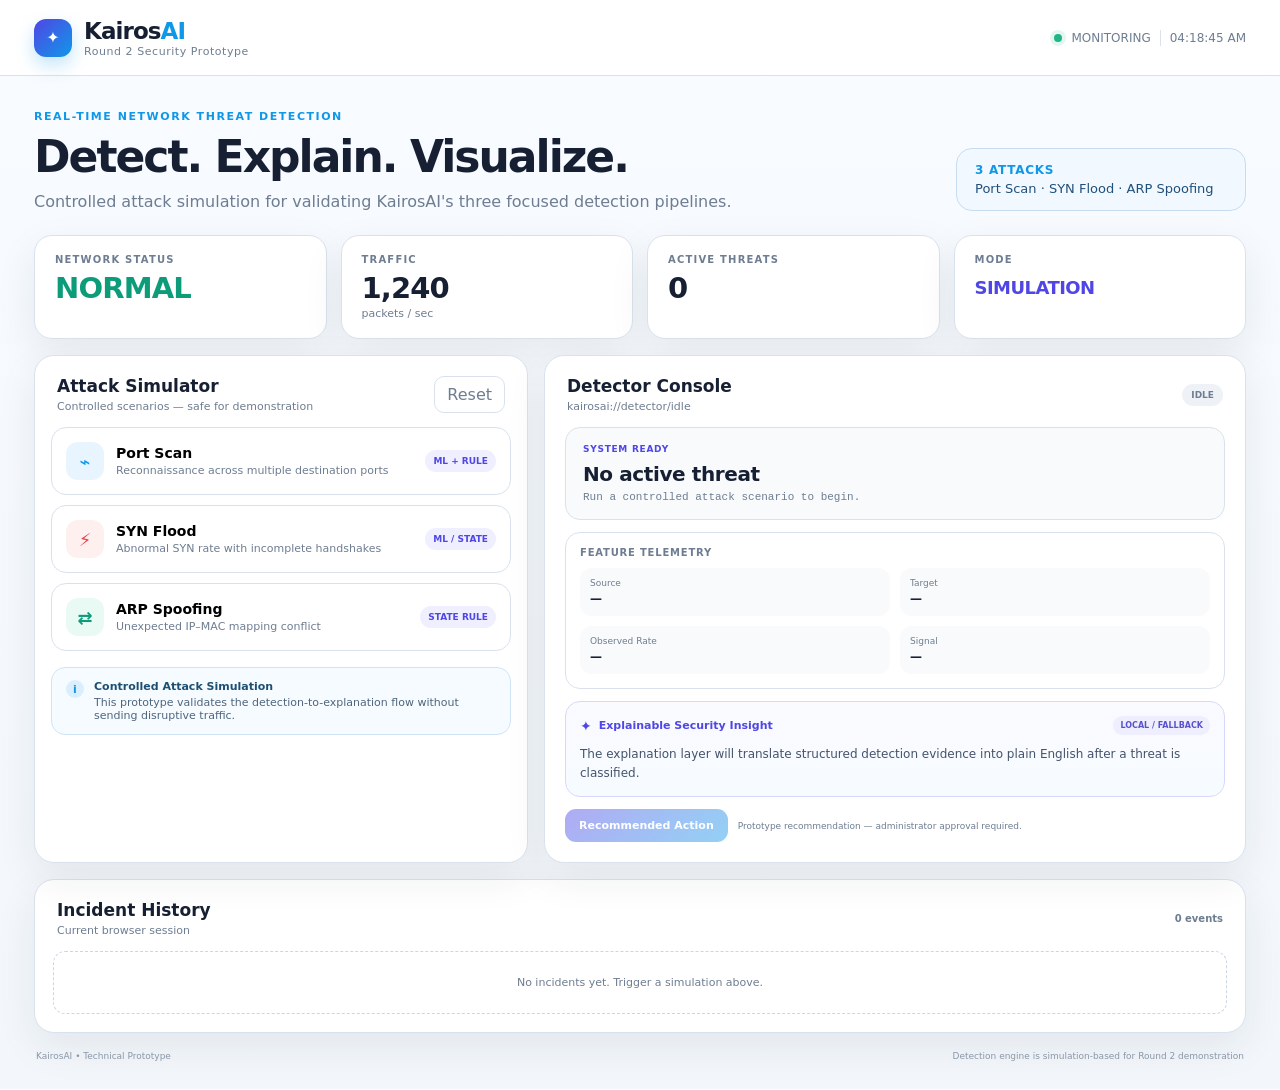
<file: kairos-ai:demo/index.html>
<!doctype html>
<html lang="en">
<head>
  <meta charset="utf-8">
  <meta name="viewport" content="width=device-width, initial-scale=1">
  <title>KairosAI — Round 2 Prototype</title>
  <link rel="stylesheet" href="styles.css">
</head>
<body>
  <div class="app-shell">
    <header class="topbar">
      <div class="brand">
        <div class="brand-mark">✦</div>
        <div>
          <div class="brand-name">Kairos<span>AI</span></div>
          <div class="brand-sub">Round 2 Security Prototype</div>
        </div>
      </div>
      <div class="top-status">
        <span class="live-dot"></span>
        <span id="monitorText">MONITORING</span>
        <span class="divider"></span>
        <span id="clock"></span>
      </div>
    </header>

    <main class="content">
      <section class="hero">
        <div>
          <div class="eyebrow">REAL-TIME NETWORK THREAT DETECTION</div>
          <h1>Detect. Explain. Visualize.</h1>
          <p>Controlled attack simulation for validating KairosAI's three focused detection pipelines.</p>
        </div>
        <div class="scope-pill">
          <strong>3 ATTACKS</strong>
          <span>Port Scan · SYN Flood · ARP Spoofing</span>
        </div>
      </section>

      <section class="stats-grid">
        <div class="stat-card">
          <div class="stat-label">NETWORK STATUS</div>
          <div class="stat-value good" id="networkStatus">NORMAL</div>
        </div>
        <div class="stat-card">
          <div class="stat-label">TRAFFIC</div>
          <div class="stat-value" id="trafficStat">1,240</div>
          <div class="stat-note">packets / sec</div>
        </div>
        <div class="stat-card">
          <div class="stat-label">ACTIVE THREATS</div>
          <div class="stat-value" id="threatCount">0</div>
        </div>
        <div class="stat-card">
          <div class="stat-label">MODE</div>
          <div class="stat-value accent">SIMULATION</div>
        </div>
      </section>

      <section class="grid-main">
        <div class="panel">
          <div class="panel-header">
            <div>
              <div class="panel-title">Attack Simulator</div>
              <div class="panel-sub">Controlled scenarios — safe for demonstration</div>
            </div>
            <button class="reset-btn" id="resetBtn">Reset</button>
          </div>

          <div class="attack-list">
            <button class="attack-btn" data-attack="portscan">
              <div class="attack-icon blue">⌁</div>
              <div class="attack-copy">
                <div class="attack-name">Port Scan</div>
                <div class="attack-desc">Reconnaissance across multiple destination ports</div>
              </div>
              <div class="attack-method">ML + RULE</div>
            </button>

            <button class="attack-btn" data-attack="synflood">
              <div class="attack-icon red">⚡</div>
              <div class="attack-copy">
                <div class="attack-name">SYN Flood</div>
                <div class="attack-desc">Abnormal SYN rate with incomplete handshakes</div>
              </div>
              <div class="attack-method">ML / STATE</div>
            </button>

            <button class="attack-btn" data-attack="arpspoof">
              <div class="attack-icon green">⇄</div>
              <div class="attack-copy">
                <div class="attack-name">ARP Spoofing</div>
                <div class="attack-desc">Unexpected IP–MAC mapping conflict</div>
              </div>
              <div class="attack-method">STATE RULE</div>
            </button>
          </div>

          <div class="demo-note">
            <span class="info-icon">i</span>
            <div>
              <strong>Controlled Attack Simulation</strong>
              <span>This prototype validates the detection-to-explanation flow without sending disruptive traffic.</span>
            </div>
          </div>
        </div>

        <div class="panel detector-panel">
          <div class="panel-header">
            <div>
              <div class="panel-title">Detector Console</div>
              <div class="panel-sub" id="consolePath">kairosai://detector/idle</div>
            </div>
            <div class="console-chip" id="severityChip">IDLE</div>
          </div>

          <div class="alert-card idle" id="alertCard">
            <div class="alert-top">
              <span class="alert-kicker" id="alertKicker">SYSTEM READY</span>
              <span id="alertTime"></span>
            </div>
            <div class="alert-title" id="alertTitle">No active threat</div>
            <div class="alert-source" id="alertSource">Run a controlled attack scenario to begin.</div>
          </div>

          <div class="evidence-box">
            <div class="box-title">Feature Telemetry</div>
            <div class="telemetry-grid" id="telemetry">
              <div class="telemetry-item"><span>Source</span><strong>—</strong></div>
              <div class="telemetry-item"><span>Target</span><strong>—</strong></div>
              <div class="telemetry-item"><span>Observed Rate</span><strong>—</strong></div>
              <div class="telemetry-item"><span>Signal</span><strong>—</strong></div>
            </div>
          </div>

          <div class="xai-box">
            <div class="xai-header">
              <span class="sparkle">✦</span>
              <span>Explainable Security Insight</span>
              <span class="local-tag">LOCAL / FALLBACK</span>
            </div>
            <div class="xai-text" id="xaiText">
              The explanation layer will translate structured detection evidence into plain English after a threat is classified.
            </div>
          </div>

          <div class="action-row">
            <button class="action-primary" id="actionBtn" disabled>Recommended Action</button>
            <span class="action-disclaimer">Prototype recommendation — administrator approval required.</span>
          </div>
        </div>
      </section>

      <section class="history panel">
        <div class="panel-header">
          <div>
            <div class="panel-title">Incident History</div>
            <div class="panel-sub">Current browser session</div>
          </div>
          <div class="history-count" id="historyCount">0 events</div>
        </div>
        <div id="historyList" class="history-list">
          <div class="empty-history">No incidents yet. Trigger a simulation above.</div>
        </div>
      </section>

      <footer>
        <span>KairosAI • Technical Prototype</span>
        <span>Detection engine is simulation-based for Round 2 demonstration</span>
      </footer>
    </main>
  </div>

  <script src="script.js"></script>
</body>
</html>
</file>
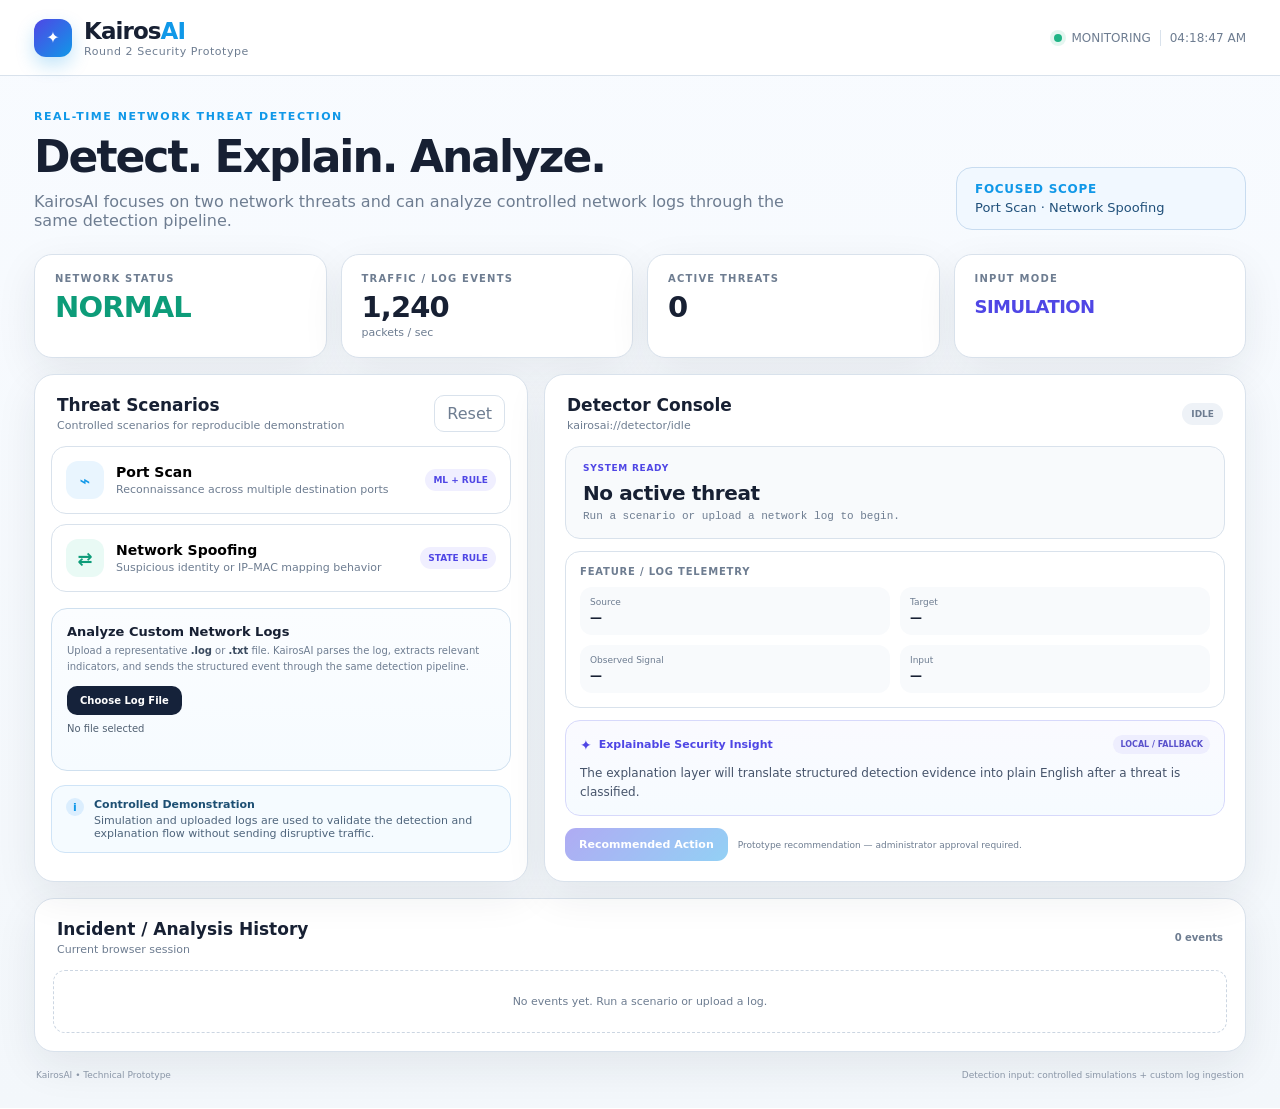
<file: kairos-ai:demo/KairosAI_Demo_v2/index.html>
<!doctype html>
<html lang="en">
<head>
  <meta charset="utf-8">
  <meta name="viewport" content="width=device-width, initial-scale=1">
  <title>KairosAI — Round 2 Prototype</title>
  <link rel="stylesheet" href="styles.css">
</head>
<body>
  <div class="app-shell">
    <header class="topbar">
      <div class="brand">
        <div class="brand-mark">✦</div>
        <div>
          <div class="brand-name">Kairos<span>AI</span></div>
          <div class="brand-sub">Round 2 Security Prototype</div>
        </div>
      </div>
      <div class="top-status">
        <span class="live-dot"></span>
        <span>MONITORING</span>
        <span class="divider"></span>
        <span id="clock"></span>
      </div>
    </header>

    <main class="content">
      <section class="hero">
        <div>
          <div class="eyebrow">REAL-TIME NETWORK THREAT DETECTION</div>
          <h1>Detect. Explain. Analyze.</h1>
          <p>KairosAI focuses on two network threats and can analyze controlled network logs through the same detection pipeline.</p>
        </div>
        <div class="scope-pill">
          <strong>FOCUSED SCOPE</strong>
          <span>Port Scan · Network Spoofing</span>
        </div>
      </section>

      <section class="stats-grid">
        <div class="stat-card">
          <div class="stat-label">NETWORK STATUS</div>
          <div class="stat-value good" id="networkStatus">NORMAL</div>
        </div>
        <div class="stat-card">
          <div class="stat-label">TRAFFIC / LOG EVENTS</div>
          <div class="stat-value" id="trafficStat">1,240</div>
          <div class="stat-note" id="trafficNote">packets / sec</div>
        </div>
        <div class="stat-card">
          <div class="stat-label">ACTIVE THREATS</div>
          <div class="stat-value" id="threatCount">0</div>
        </div>
        <div class="stat-card">
          <div class="stat-label">INPUT MODE</div>
          <div class="stat-value accent" id="modeStat">SIMULATION</div>
        </div>
      </section>

      <section class="grid-main">
        <div class="panel">
          <div class="panel-header">
            <div>
              <div class="panel-title">Threat Scenarios</div>
              <div class="panel-sub">Controlled scenarios for reproducible demonstration</div>
            </div>
            <button class="reset-btn" id="resetBtn">Reset</button>
          </div>

          <div class="attack-list">
            <button class="attack-btn" data-attack="portscan">
              <div class="attack-icon blue">⌁</div>
              <div class="attack-copy">
                <div class="attack-name">Port Scan</div>
                <div class="attack-desc">Reconnaissance across multiple destination ports</div>
              </div>
              <div class="attack-method">ML + RULE</div>
            </button>

            <button class="attack-btn" data-attack="spoofing">
              <div class="attack-icon green">⇄</div>
              <div class="attack-copy">
                <div class="attack-name">Network Spoofing</div>
                <div class="attack-desc">Suspicious identity or IP–MAC mapping behavior</div>
              </div>
              <div class="attack-method">STATE RULE</div>
            </button>
          </div>

          <div class="upload-box">
            <div class="upload-title">Analyze Custom Network Logs</div>
            <div class="upload-sub">
              Upload a representative <strong>.log</strong> or <strong>.txt</strong> file. KairosAI parses the log,
              extracts relevant indicators, and sends the structured event through the same detection pipeline.
            </div>
            <label class="file-btn">
              <input type="file" id="logFile" accept=".log,.txt,.csv">
              Choose Log File
            </label>
            <div class="file-name" id="fileName">No file selected</div>
            <div class="upload-status" id="uploadStatus"></div>
          </div>

          <div class="demo-note">
            <span class="info-icon">i</span>
            <div>
              <strong>Controlled Demonstration</strong>
              <span>Simulation and uploaded logs are used to validate the detection and explanation flow without sending disruptive traffic.</span>
            </div>
          </div>
        </div>

        <div class="panel detector-panel">
          <div class="panel-header">
            <div>
              <div class="panel-title">Detector Console</div>
              <div class="panel-sub" id="consolePath">kairosai://detector/idle</div>
            </div>
            <div class="console-chip" id="severityChip">IDLE</div>
          </div>

          <div class="alert-card idle" id="alertCard">
            <div class="alert-top">
              <span class="alert-kicker" id="alertKicker">SYSTEM READY</span>
              <span id="alertTime"></span>
            </div>
            <div class="alert-title" id="alertTitle">No active threat</div>
            <div class="alert-source" id="alertSource">Run a scenario or upload a network log to begin.</div>
          </div>

          <div class="evidence-box">
            <div class="box-title">Feature / Log Telemetry</div>
            <div class="telemetry-grid" id="telemetry">
              <div class="telemetry-item"><span>Source</span><strong>—</strong></div>
              <div class="telemetry-item"><span>Target</span><strong>—</strong></div>
              <div class="telemetry-item"><span>Observed Signal</span><strong>—</strong></div>
              <div class="telemetry-item"><span>Input</span><strong>—</strong></div>
            </div>
          </div>

          <div class="xai-box">
            <div class="xai-header">
              <span class="sparkle">✦</span>
              <span>Explainable Security Insight</span>
              <span class="local-tag">LOCAL / FALLBACK</span>
            </div>
            <div class="xai-text" id="xaiText">
              The explanation layer will translate structured detection evidence into plain English after a threat is classified.
            </div>
          </div>

          <div class="action-row">
            <button class="action-primary" id="actionBtn" disabled>Recommended Action</button>
            <span class="action-disclaimer">Prototype recommendation — administrator approval required.</span>
          </div>
        </div>
      </section>

      <section class="history panel">
        <div class="panel-header">
          <div>
            <div class="panel-title">Incident / Analysis History</div>
            <div class="panel-sub">Current browser session</div>
          </div>
          <div class="history-count" id="historyCount">0 events</div>
        </div>
        <div id="historyList" class="history-list">
          <div class="empty-history">No events yet. Run a scenario or upload a log.</div>
        </div>
      </section>

      <footer>
        <span>KairosAI • Technical Prototype</span>
        <span>Detection input: controlled simulations + custom log ingestion</span>
      </footer>
    </main>
  </div>

  <script src="script.js"></script>
</body>
</html>
</file>
<file: kairos-ai:demo/styles.css>
* { box-sizing: border-box; }
:root {
  --bg: #f5f8fc;
  --surface: #ffffff;
  --line: #d9e2ec;
  --text: #172033;
  --muted: #6e7d91;
  --blue: #1098e8;
  --blue2: #4f46e5;
  --green: #0d9c79;
  --red: #e5484d;
  --amber: #d97706;
  --shadow: 0 14px 40px rgba(23, 32, 51, .08);
}
body {
  margin: 0;
  background: linear-gradient(180deg, #f8fbff 0%, #f3f7fb 100%);
  color: var(--text);
  font-family: Inter, ui-sans-serif, system-ui, -apple-system, BlinkMacSystemFont, "Segoe UI", sans-serif;
}
button { font: inherit; }
.app-shell { min-height: 100vh; }
.topbar {
  height: 76px;
  display: flex;
  align-items: center;
  justify-content: space-between;
  padding: 0 34px;
  border-bottom: 1px solid var(--line);
  background: rgba(255,255,255,.92);
  backdrop-filter: blur(10px);
  position: sticky;
  top: 0;
  z-index: 10;
}
.brand { display: flex; align-items: center; gap: 12px; }
.brand-mark {
  width: 38px; height: 38px; border-radius: 12px;
  display: grid; place-items: center;
  color: #fff; background: linear-gradient(135deg, var(--blue2), var(--blue));
  box-shadow: 0 8px 18px rgba(16,152,232,.25);
  font-weight: 800;
}
.brand-name { font-size: 23px; font-weight: 800; letter-spacing: -.04em; }
.brand-name span { color: var(--blue); }
.brand-sub { font-size: 11px; color: var(--muted); margin-top: 1px; letter-spacing: .05em; }
.top-status { display:flex; align-items:center; gap: 9px; font-size: 12px; color: var(--muted); }
.live-dot { width: 8px; height: 8px; background: #20b486; border-radius: 50%; box-shadow: 0 0 0 4px rgba(32,180,134,.12); }
.divider { width: 1px; height: 16px; background: var(--line); }
.content { max-width: 1450px; margin: 0 auto; padding: 34px 34px 28px; }
.hero { display:flex; justify-content:space-between; align-items:end; gap: 24px; margin-bottom: 24px; }
.eyebrow { font-size: 11px; font-weight: 800; color: var(--blue); letter-spacing: .14em; }
h1 { font-size: 44px; margin: 8px 0 10px; letter-spacing: -.045em; }
.hero p { color: var(--muted); margin: 0; max-width: 720px; }
.scope-pill {
  border: 1px solid #c8dcf0;
  background: #f1f8ff;
  color: #20507a;
  padding: 14px 18px;
  border-radius: 16px;
  min-width: 290px;
}
.scope-pill strong { display:block; font-size: 12px; color: var(--blue); letter-spacing: .06em; }
.scope-pill span { display:block; font-size: 13px; margin-top: 4px; }
.stats-grid { display:grid; grid-template-columns: repeat(4,1fr); gap: 14px; margin-bottom: 16px; }
.stat-card {
  background: var(--surface);
  border: 1px solid var(--line);
  border-radius: 18px;
  box-shadow: var(--shadow);
  padding: 18px 20px;
}
.stat-label { font-size: 10px; letter-spacing: .12em; color: var(--muted); font-weight: 800; }
.stat-value { font-size: 29px; font-weight: 800; margin-top: 6px; letter-spacing: -.03em; }
.stat-value.good { color: var(--green); }
.stat-value.accent { color: var(--blue2); font-size: 18px; margin-top: 12px; }
.stat-note { color: var(--muted); font-size: 11px; margin-top: 2px; }
.grid-main { display:grid; grid-template-columns: .95fr 1.35fr; gap: 16px; align-items: stretch; }
.panel {
  background: var(--surface);
  border: 1px solid var(--line);
  border-radius: 20px;
  box-shadow: var(--shadow);
}
.panel-header {
  display:flex; align-items:center; justify-content:space-between; gap: 12px;
  padding: 20px 22px 14px;
}
.panel-title { font-size: 17px; font-weight: 800; }
.panel-sub { font-size: 11px; color: var(--muted); margin-top: 4px; }
.reset-btn {
  border: 1px solid var(--line); background: #fff; color: var(--muted);
  padding: 8px 12px; border-radius: 10px; cursor:pointer;
}
.reset-btn:hover { background: #f5f8fc; color: var(--text); }
.attack-list { padding: 0 16px 16px; display:grid; gap: 10px; }
.attack-btn {
  display:grid; grid-template-columns: 38px 1fr auto; gap: 12px; align-items:center;
  border: 1px solid var(--line); background:#fff; padding: 14px;
  border-radius: 15px; text-align:left; cursor:pointer; transition:.18s ease;
}
.attack-btn:hover { border-color:#9bc8ec; transform: translateY(-1px); box-shadow: 0 8px 18px rgba(23,32,51,.06); }
.attack-btn:active { transform: translateY(0); }
.attack-icon {
  width: 38px; height:38px; border-radius: 12px; display:grid; place-items:center;
  font-weight: 900; font-size: 18px;
}
.attack-icon.blue { background:#e9f5fe; color:var(--blue); }
.attack-icon.red { background:#fff0f0; color:var(--red); }
.attack-icon.green { background:#e9faf5; color:var(--green); }
.attack-name { font-weight: 800; font-size: 14px; }
.attack-desc { color: var(--muted); font-size: 11px; margin-top: 3px; }
.attack-method {
  font-size: 9px; font-weight: 800; color: var(--blue2);
  padding: 6px 8px; border-radius: 999px; background: #f0efff;
}
.demo-note {
  margin: 0 16px 16px; padding: 12px 14px; border-radius: 14px;
  border: 1px solid #cfe4f7; background:#f5fbff; color:#4f657c;
  display:flex; gap:10px; align-items:flex-start; font-size:11px;
}
.demo-note strong { display:block; color:#1d4f73; margin-bottom:3px; }
.info-icon { width:18px; height:18px; border-radius:50%; background:#dbeefe; color:var(--blue); display:grid; place-items:center; font-weight:800; flex:0 0 auto; }
.detector-panel { overflow:hidden; }
.console-chip { padding: 6px 9px; border-radius:999px; font-size:9px; font-weight:800; color:var(--muted); background:#eef2f7; }
.alert-card {
  margin: 0 20px 12px; padding: 16px 17px; border: 1px solid var(--line); border-radius: 15px; background:#f8fafc;
}
.alert-card.critical { background:#fff5f5; border-color:#ffc8cb; }
.alert-card.high { background:#fffaf1; border-color:#f7d7a0; }
.alert-card.medium { background:#f2f8ff; border-color:#c9e3fb; }
.alert-top { display:flex; justify-content:space-between; font-size:9px; color:var(--muted); font-weight:800; letter-spacing:.08em; }
.alert-kicker { color:var(--blue2); }
.alert-card.critical .alert-kicker { color:var(--red); }
.alert-card.high .alert-kicker { color:var(--amber); }
.alert-card.medium .alert-kicker { color:var(--blue); }
.alert-title { margin-top: 8px; font-size: 20px; font-weight: 850; letter-spacing: -.02em; }
.alert-source { margin-top: 5px; font-family: ui-monospace, SFMono-Regular, Menlo, monospace; color: var(--muted); font-size: 11px; }
.evidence-box, .xai-box { margin: 0 20px 12px; padding: 14px; border:1px solid var(--line); border-radius:15px; }
.box-title { font-size: 10px; font-weight:800; color: var(--muted); text-transform:uppercase; letter-spacing:.08em; margin-bottom:10px; }
.telemetry-grid { display:grid; grid-template-columns: repeat(2,1fr); gap: 10px; }
.telemetry-item { background:#f8fafc; border-radius:12px; padding:10px; }
.telemetry-item span { display:block; font-size:9px; color:var(--muted); }
.telemetry-item strong { display:block; margin-top:4px; font-size:12px; }
.xai-box { background: linear-gradient(180deg,#fafaff,#f6fbff); border-color:#d7d9fb; }
.xai-header { display:flex; align-items:center; gap:7px; font-size:11px; font-weight:800; color:#4f46e5; }
.sparkle { font-size:14px; }
.local-tag { margin-left:auto; font-size:8px; padding:5px 7px; border-radius:999px; background:#eeeefe; color:#5951cc; }
.xai-text { margin-top:10px; line-height:1.55; color:#45536a; font-size:12px; }
.action-row { padding: 0 20px 20px; display:flex; align-items:center; gap:10px; }
.action-primary {
  background: linear-gradient(135deg,var(--blue2),var(--blue)); color:#fff; border:0; border-radius:11px;
  padding:10px 14px; font-weight:800; font-size:11px; cursor:pointer;
}
.action-primary:disabled { opacity:.45; cursor:not-allowed; }
.action-disclaimer { font-size:9px; color:var(--muted); }
.history { margin-top: 16px; }
.history-count { font-size:10px; color:var(--muted); font-weight:700; }
.history-list { padding:0 18px 18px; display:grid; gap:8px; }
.empty-history { padding:24px; border:1px dashed #ccd6e2; border-radius:12px; text-align:center; color:var(--muted); font-size:11px; }
.history-row {
  display:grid; grid-template-columns: 1.1fr .8fr 1fr 1.7fr .4fr; gap: 10px; align-items:center;
  border:1px solid var(--line); border-radius:12px; padding:11px 12px; font-size:10px;
}
.history-row strong { font-size:11px; }
.badge { display:inline-block; width:max-content; padding:4px 7px; border-radius:999px; font-weight:800; font-size:8px; }
.badge.critical { background:#ffe5e6; color:#b52d35; }
.badge.high { background:#fff0d4; color:#9a5a04; }
.badge.medium { background:#e7f3fe; color:#216291; }
.mini-muted { color: var(--muted); }
footer { display:flex; justify-content:space-between; gap:20px; color:#8a96a7; font-size:9px; padding: 18px 2px 0; }
@media (max-width: 1050px) {
  .grid-main { grid-template-columns:1fr; }
  .stats-grid { grid-template-columns: repeat(2,1fr); }
  .hero { align-items:flex-start; flex-direction:column; }
}
@media (max-width: 680px) {
  .topbar { padding:0 16px; } .content { padding:20px 14px; }
  h1 { font-size:34px; }
  .scope-pill { min-width:0; width:100%; }
  .stats-grid { grid-template-columns:1fr 1fr; }
  .history-row { grid-template-columns:1fr 1fr; }
  footer { flex-direction:column; }
}
</file>
<file: kairos-ai:demo/KairosAI_Demo_v2/styles.css>
* { box-sizing: border-box; }
:root {
  --bg: #f5f8fc; --surface: #ffffff; --line: #d9e2ec; --text: #172033; --muted: #6e7d91;
  --blue: #1098e8; --blue2: #4f46e5; --green: #0d9c79; --red: #e5484d; --amber: #d97706;
  --shadow: 0 14px 40px rgba(23, 32, 51, .08);
}
body { margin:0; background:linear-gradient(180deg,#f8fbff 0%,#f3f7fb 100%); color:var(--text);
  font-family:Inter,ui-sans-serif,system-ui,-apple-system,BlinkMacSystemFont,"Segoe UI",sans-serif; }
button { font:inherit; } .app-shell{min-height:100vh}
.topbar{height:76px;display:flex;align-items:center;justify-content:space-between;padding:0 34px;border-bottom:1px solid var(--line);
  background:rgba(255,255,255,.92);backdrop-filter:blur(10px);position:sticky;top:0;z-index:10}
.brand{display:flex;align-items:center;gap:12px}.brand-mark{width:38px;height:38px;border-radius:12px;display:grid;place-items:center;color:#fff;
  background:linear-gradient(135deg,var(--blue2),var(--blue));box-shadow:0 8px 18px rgba(16,152,232,.25);font-weight:800}
.brand-name{font-size:23px;font-weight:800;letter-spacing:-.04em}.brand-name span{color:var(--blue)}
.brand-sub{font-size:11px;color:var(--muted);margin-top:1px;letter-spacing:.05em}
.top-status{display:flex;align-items:center;gap:9px;font-size:12px;color:var(--muted)}.live-dot{width:8px;height:8px;background:#20b486;border-radius:50%;box-shadow:0 0 0 4px rgba(32,180,134,.12)}
.divider{width:1px;height:16px;background:var(--line)}.content{max-width:1450px;margin:0 auto;padding:34px 34px 28px}
.hero{display:flex;justify-content:space-between;align-items:end;gap:24px;margin-bottom:24px}.eyebrow{font-size:11px;font-weight:800;color:var(--blue);letter-spacing:.14em}
h1{font-size:44px;margin:8px 0 10px;letter-spacing:-.045em}.hero p{color:var(--muted);margin:0;max-width:760px}
.scope-pill{border:1px solid #c8dcf0;background:#f1f8ff;color:#20507a;padding:14px 18px;border-radius:16px;min-width:290px}
.scope-pill strong{display:block;font-size:12px;color:var(--blue);letter-spacing:.06em}.scope-pill span{display:block;font-size:13px;margin-top:4px}
.stats-grid{display:grid;grid-template-columns:repeat(4,1fr);gap:14px;margin-bottom:16px}.stat-card{background:var(--surface);border:1px solid var(--line);
  border-radius:18px;box-shadow:var(--shadow);padding:18px 20px}.stat-label{font-size:10px;letter-spacing:.12em;color:var(--muted);font-weight:800}
.stat-value{font-size:29px;font-weight:800;margin-top:6px;letter-spacing:-.03em}.stat-value.good{color:var(--green)}.stat-value.accent{color:var(--blue2);font-size:18px;margin-top:12px}
.stat-note{color:var(--muted);font-size:11px;margin-top:2px}.grid-main{display:grid;grid-template-columns:.95fr 1.35fr;gap:16px;align-items:stretch}
.panel{background:var(--surface);border:1px solid var(--line);border-radius:20px;box-shadow:var(--shadow)}
.panel-header{display:flex;align-items:center;justify-content:space-between;gap:12px;padding:20px 22px 14px}
.panel-title{font-size:17px;font-weight:800}.panel-sub{font-size:11px;color:var(--muted);margin-top:4px}
.reset-btn{border:1px solid var(--line);background:#fff;color:var(--muted);padding:8px 12px;border-radius:10px;cursor:pointer}.reset-btn:hover{background:#f5f8fc;color:var(--text)}
.attack-list{padding:0 16px 16px;display:grid;gap:10px}.attack-btn{display:grid;grid-template-columns:38px 1fr auto;gap:12px;align-items:center;border:1px solid var(--line);
  background:#fff;padding:14px;border-radius:15px;text-align:left;cursor:pointer;transition:.18s ease}.attack-btn:hover{border-color:#9bc8ec;transform:translateY(-1px);box-shadow:0 8px 18px rgba(23,32,51,.06)}
.attack-icon{width:38px;height:38px;border-radius:12px;display:grid;place-items:center;font-weight:900;font-size:18px}.attack-icon.blue{background:#e9f5fe;color:var(--blue)}
.attack-icon.green{background:#e9faf5;color:var(--green)}.attack-name{font-weight:800;font-size:14px}.attack-desc{color:var(--muted);font-size:11px;margin-top:3px}
.attack-method{font-size:9px;font-weight:800;color:var(--blue2);padding:6px 8px;border-radius:999px;background:#f0efff}
.upload-box{margin:0 16px 14px;padding:15px;border:1px solid #cfe0ef;border-radius:16px;background:linear-gradient(180deg,#fbfdff,#f6fbff)}
.upload-title{font-size:13px;font-weight:800}.upload-sub{font-size:10px;color:var(--muted);line-height:1.55;margin-top:4px}
.upload-sub strong{color:#3b4b60}.file-btn{display:inline-flex;align-items:center;justify-content:center;margin-top:12px;background:#15223a;color:#fff;padding:9px 13px;border-radius:10px;font-size:10px;font-weight:800;cursor:pointer}
.file-btn input{display:none}.file-name{margin-top:8px;font-size:10px;color:#526173;overflow:hidden;text-overflow:ellipsis;white-space:nowrap}
.upload-status{margin-top:7px;font-size:10px;color:var(--blue2);min-height:14px}
.demo-note{margin:0 16px 16px;padding:12px 14px;border-radius:14px;border:1px solid #cfe4f7;background:#f5fbff;color:#4f657c;display:flex;gap:10px;align-items:flex-start;font-size:11px}
.demo-note strong{display:block;color:#1d4f73;margin-bottom:3px}.info-icon{width:18px;height:18px;border-radius:50%;background:#dbeefe;color:var(--blue);display:grid;place-items:center;font-weight:800;flex:0 0 auto}
.detector-panel{overflow:hidden}.console-chip{padding:6px 9px;border-radius:999px;font-size:9px;font-weight:800;color:var(--muted);background:#eef2f7}
.alert-card{margin:0 20px 12px;padding:16px 17px;border:1px solid var(--line);border-radius:15px;background:#f8fafc}.alert-card.critical{background:#fff5f5;border-color:#ffc8cb}
.alert-card.high{background:#fffaf1;border-color:#f7d7a0}.alert-card.medium{background:#f2f8ff;border-color:#c9e3fb}
.alert-top{display:flex;justify-content:space-between;font-size:9px;color:var(--muted);font-weight:800;letter-spacing:.08em}.alert-kicker{color:var(--blue2)}
.alert-card.critical .alert-kicker{color:var(--red)}.alert-card.high .alert-kicker{color:var(--amber)}.alert-card.medium .alert-kicker{color:var(--blue)}
.alert-title{margin-top:8px;font-size:20px;font-weight:850;letter-spacing:-.02em}.alert-source{margin-top:5px;font-family:ui-monospace,SFMono-Regular,Menlo,monospace;color:var(--muted);font-size:11px}
.evidence-box,.xai-box{margin:0 20px 12px;padding:14px;border:1px solid var(--line);border-radius:15px}.box-title{font-size:10px;font-weight:800;color:var(--muted);text-transform:uppercase;letter-spacing:.08em;margin-bottom:10px}
.telemetry-grid{display:grid;grid-template-columns:repeat(2,1fr);gap:10px}.telemetry-item{background:#f8fafc;border-radius:12px;padding:10px}.telemetry-item span{display:block;font-size:9px;color:var(--muted)}.telemetry-item strong{display:block;margin-top:4px;font-size:12px}
.xai-box{background:linear-gradient(180deg,#fafaff,#f6fbff);border-color:#d7d9fb}.xai-header{display:flex;align-items:center;gap:7px;font-size:11px;font-weight:800;color:#4f46e5}.sparkle{font-size:14px}
.local-tag{margin-left:auto;font-size:8px;padding:5px 7px;border-radius:999px;background:#eeeefe;color:#5951cc}.xai-text{margin-top:10px;line-height:1.55;color:#45536a;font-size:12px}
.action-row{padding:0 20px 20px;display:flex;align-items:center;gap:10px}.action-primary{background:linear-gradient(135deg,var(--blue2),var(--blue));color:#fff;border:0;border-radius:11px;padding:10px 14px;font-weight:800;font-size:11px;cursor:pointer}
.action-primary:disabled{opacity:.45;cursor:not-allowed}.action-disclaimer{font-size:9px;color:var(--muted)}
.history{margin-top:16px}.history-count{font-size:10px;color:var(--muted);font-weight:700}.history-list{padding:0 18px 18px;display:grid;gap:8px}.empty-history{padding:24px;border:1px dashed #ccd6e2;border-radius:12px;text-align:center;color:var(--muted);font-size:11px}
.history-row{display:grid;grid-template-columns:1.1fr .8fr 1fr 1.6fr .5fr;gap:10px;align-items:center;border:1px solid var(--line);border-radius:12px;padding:11px 12px;font-size:10px}
.history-row strong{font-size:11px}.mini-muted{color:var(--muted)}.badge{display:inline-block;width:max-content;padding:4px 7px;border-radius:999px;font-weight:800;font-size:8px}
.badge.critical{background:#ffe5e6;color:#b52d35}.badge.high{background:#fff0d4;color:#9a5a04}.badge.medium{background:#e7f3fe;color:#216291}
footer{display:flex;justify-content:space-between;gap:20px;color:#8a96a7;font-size:9px;padding:18px 2px 0}
@media(max-width:1050px){.grid-main{grid-template-columns:1fr}.stats-grid{grid-template-columns:repeat(2,1fr)}}
@media(max-width:680px){.topbar{padding:0 16px}.content{padding:20px 14px}h1{font-size:34px}.scope-pill{min-width:0;width:100%}.stats-grid{grid-template-columns:1fr 1fr}.history-row{grid-template-columns:1fr 1fr}footer{flex-direction:column}}
</file>
